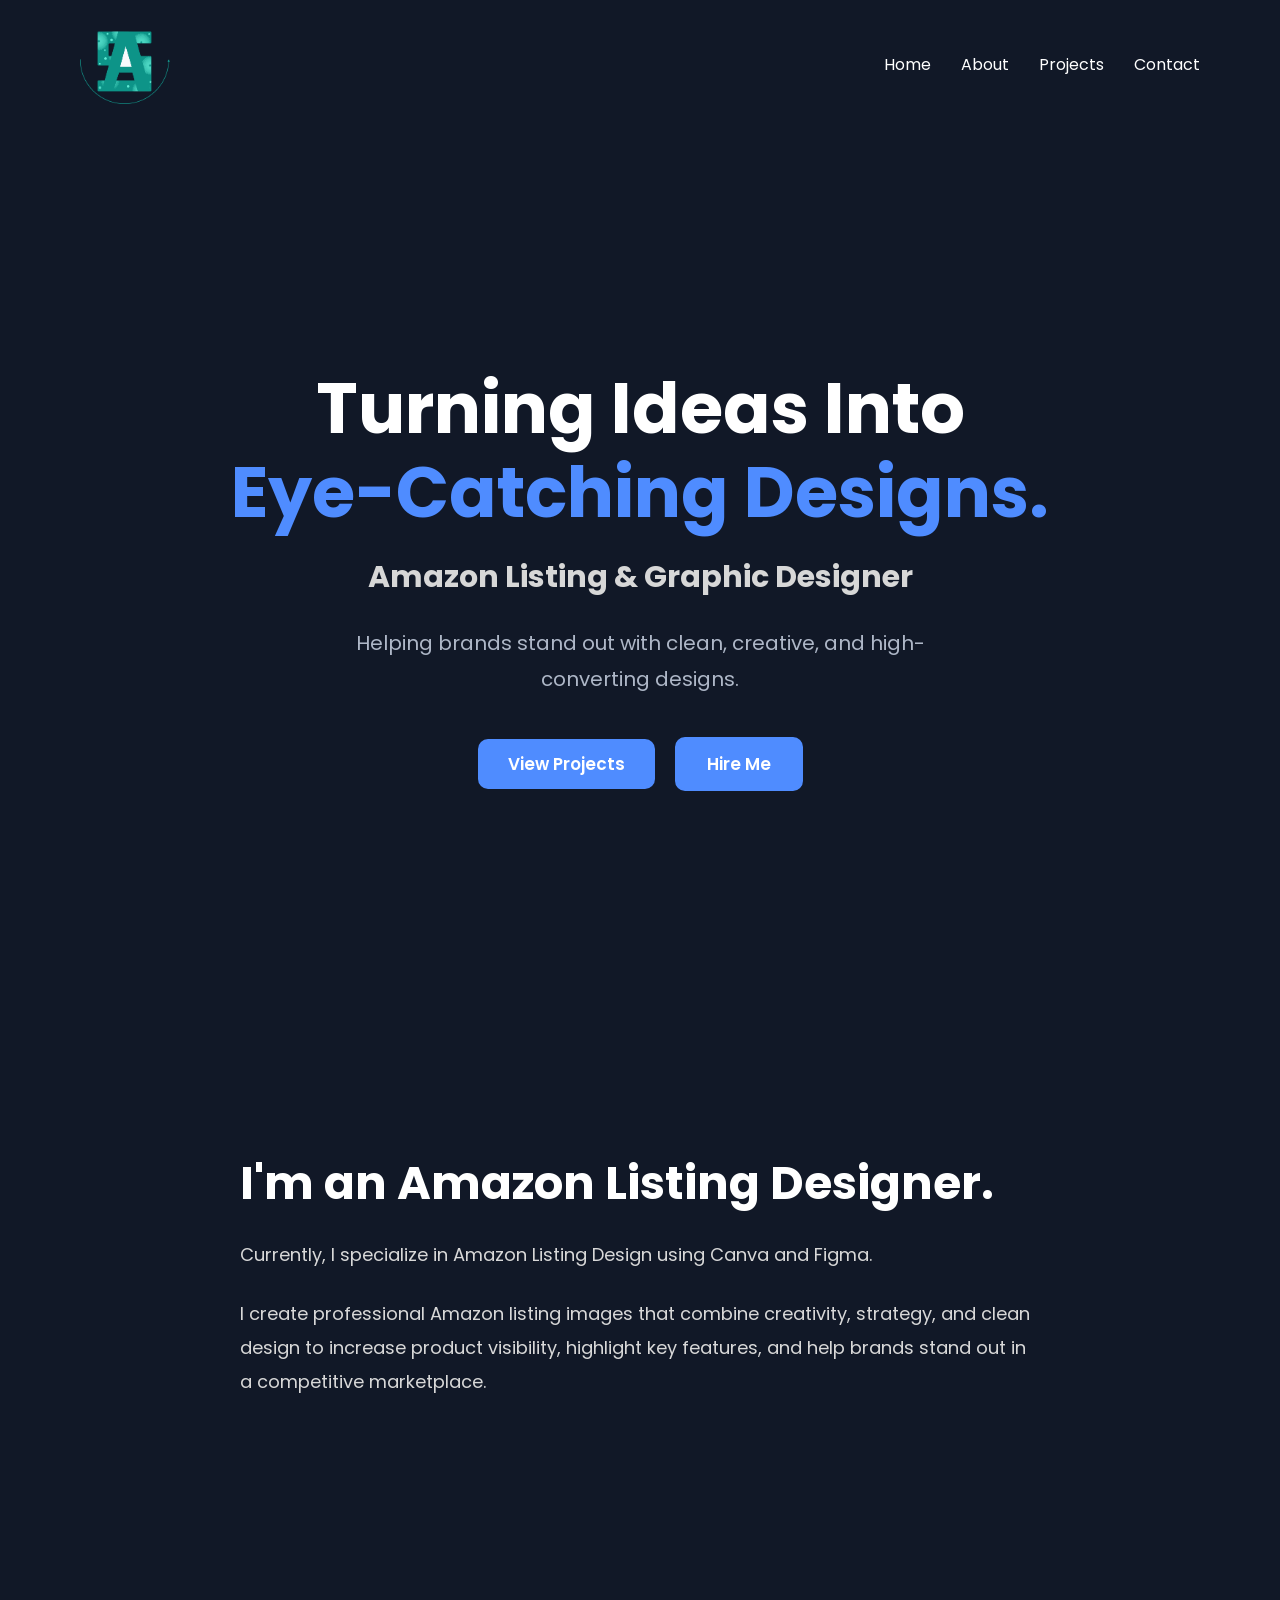
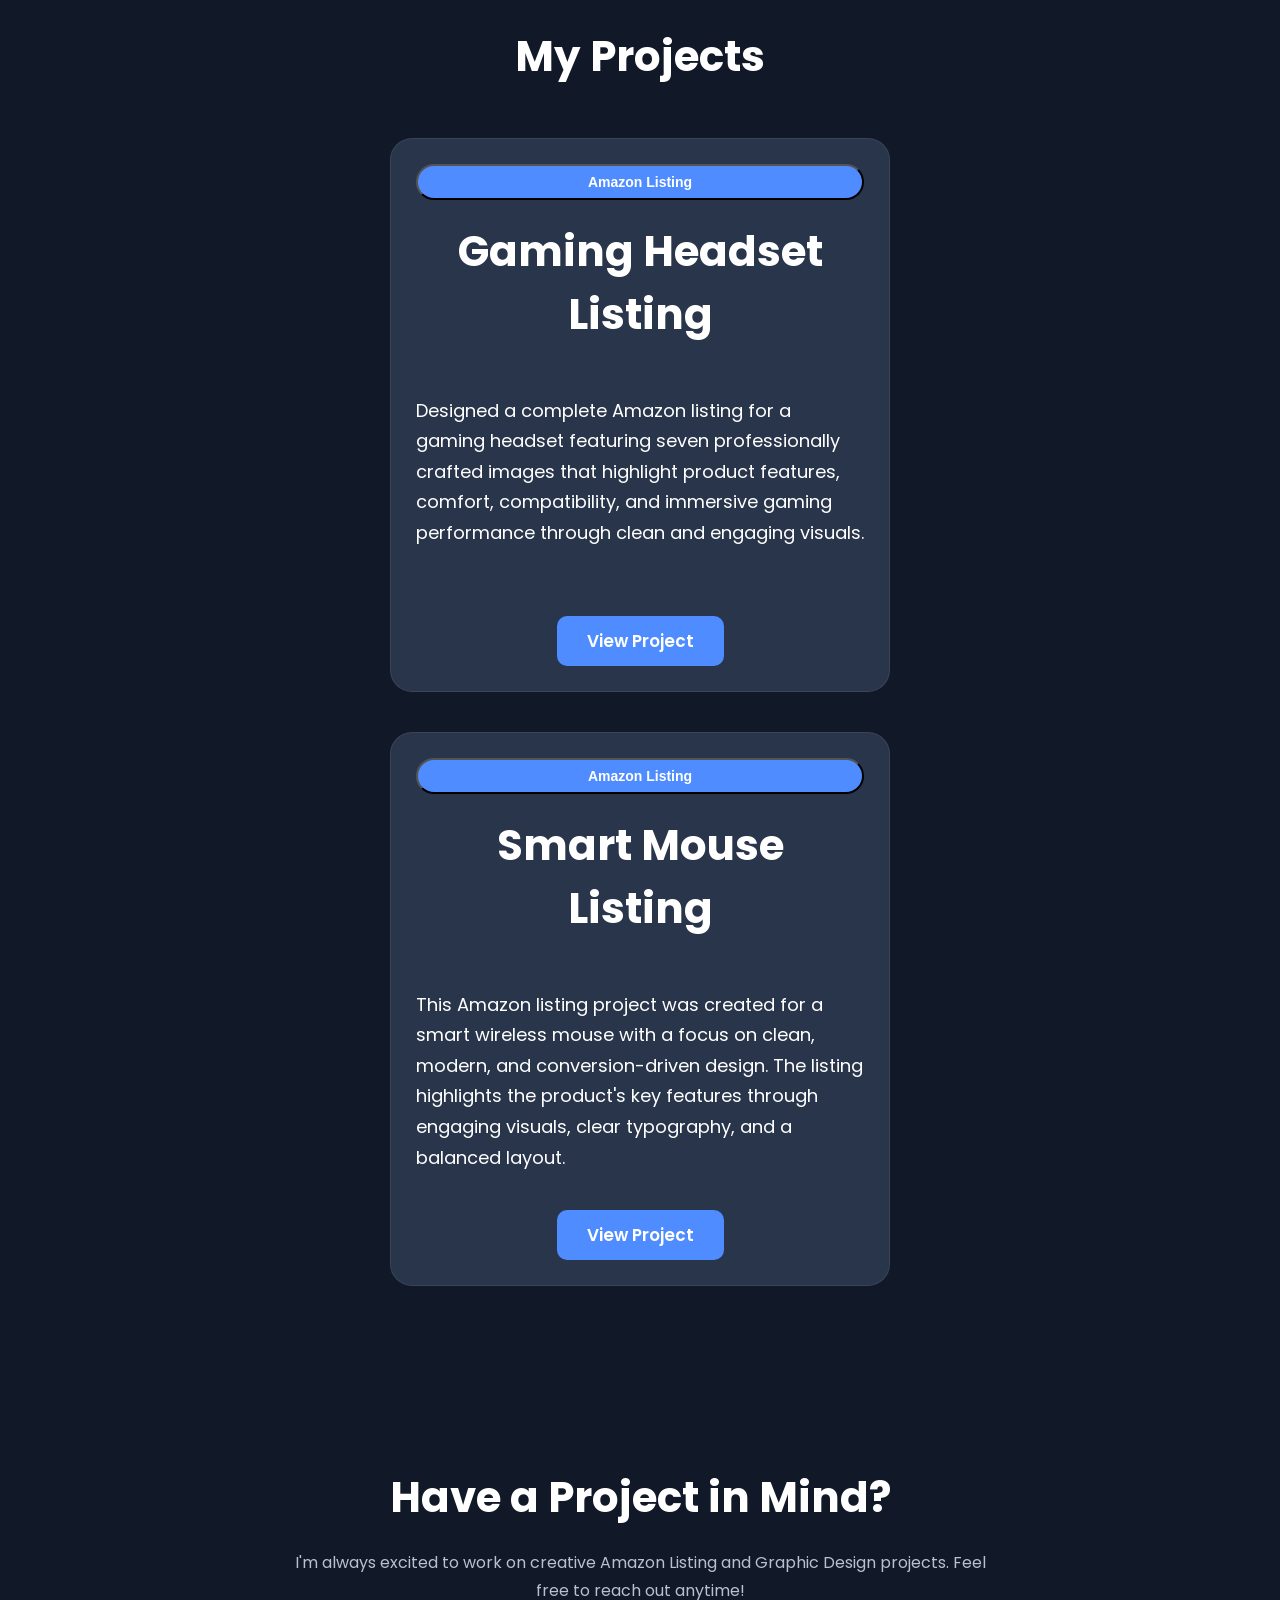
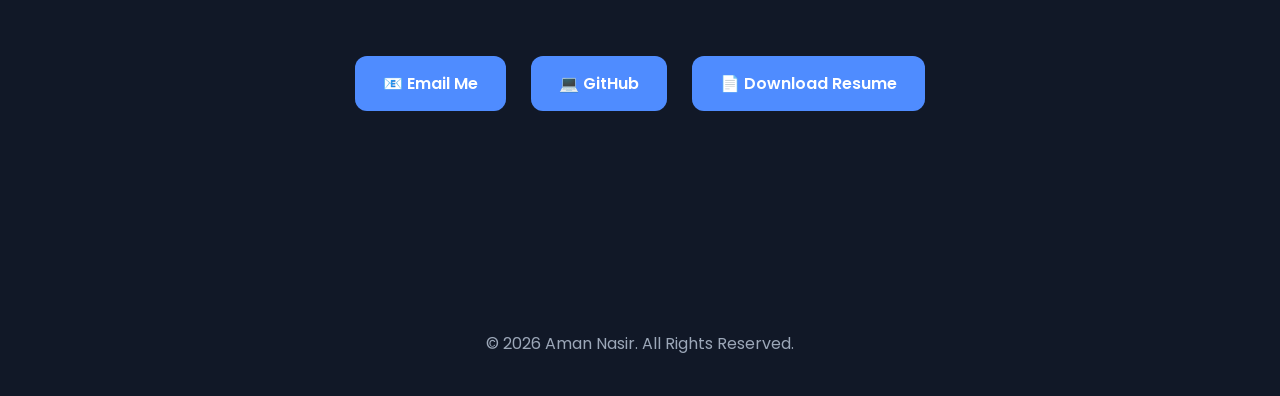
<file: index.html>
<!DOCTYPE html>
<html lang="en">

<head>
    <meta charset="UTF-8">
    <meta name="viewport" content="width=device-width, initial-scale=1.0">
    <title>Aman's Portfolio</title>
<link rel="preconnect" href="https://fonts.googleapis.com">
<link rel="preconnect" href="https://fonts.gstatic.com" crossorigin>
<link href="https://fonts.googleapis.com/css2?family=Poppins:wght@300;400;500;600;700&display=swap" rel="stylesheet">
    <link rel="stylesheet" href="style.css">
</head>

<body>

     <header>

    <nav>
       <img src="my logo.png" alt="Aman Pixelworks Logo" class="logo">

        <ul>
            <li><a href="#home">Home</a></li>
            <li><a href="#about">About</a></li>
            <li><a href="#projects">Projects</a></li> 
            <li><a href="#contact">Contact</a></li>
        </ul>
    </nav>

</header>

<main>
<!-- Hero Section -->
    <section class="hero" id="home">

    <div class="hero-content">

        <h1>
            Turning Ideas Into
            <br>
            <span>Eye-Catching Designs.</span>
        </h1>

        <h2>Amazon Listing & Graphic Designer</h2>

        <p>
            Helping brands stand out with clean,
            creative, and high-converting designs.
        </p>

        <div class="hero-buttons">
            <a href="#projects" class="btn">View Projects</a>
            <a href="#contact" class="btn btn-outline">Hire Me</a>
        </div>

    </div>

</section>
</main>
<!-- About Section -->
<section class="about" id="about">

    <div class="about-text">

        <h2>I'm an Amazon Listing Designer.</h2>

        <p>
            Currently, I specialize in Amazon Listing Design using Canva and Figma.
        </p>

        <p>
            I create professional Amazon listing images that combine creativity,
            strategy, and clean design to increase product visibility, highlight
            key features, and help brands stand out in a competitive marketplace.
        </p>

    </div>

</section>
<section class="projects" id="projects">

    <h2>My Projects</h2>

    <div class="project-container">

        <div class="card">

           <button class="tag">Amazon Listing</button>
<h2>Gaming Headset Listing</h2>


            <p class="project-description">
Designed a complete Amazon listing for a gaming headset featuring seven professionally crafted images that highlight product features, comfort, compatibility, and immersive gaming performance through clean and engaging visuals.</p>
            <a href="headset.html" class="btn">
    View Project
</a>

        </div>

        <div class="card">
<button class="tag">Amazon Listing</button>
            <h2>Smart Mouse<br> Listing</h2>

            <p class="project-description">
This Amazon listing project was created for a smart wireless mouse with a focus on clean, modern, and conversion-driven design. The listing highlights the product's key features through engaging visuals, clear typography, and a balanced layout.
            </p>

           <a href="mouse.html" class="btn">
    View Project
</a>

        </div>

    </div>

</section>
<section class="contact" id="contact">

    <h2>Have a Project in Mind?</h2>

    <p>
        I'm always excited to work on creative Amazon Listing and Graphic Design projects.
        Feel free to reach out anytime!
    </p>

    <div class="contact-links">

        <a href="mailto:amannasir019@gmail.com">
            📧 Email Me
        </a>

        <a href="https://github.com/amanpixelworks" target="_blank">
            💻 GitHub
        </a>

        <a href="resume.pdf" target="_blank">
            📄 Download Resume
        </a>

    </div>

</section>
<footer class="footer">
    <p>© 2026 Aman Nasir. All Rights Reserved.</p>
</footer>
</body>

</html>
</file>
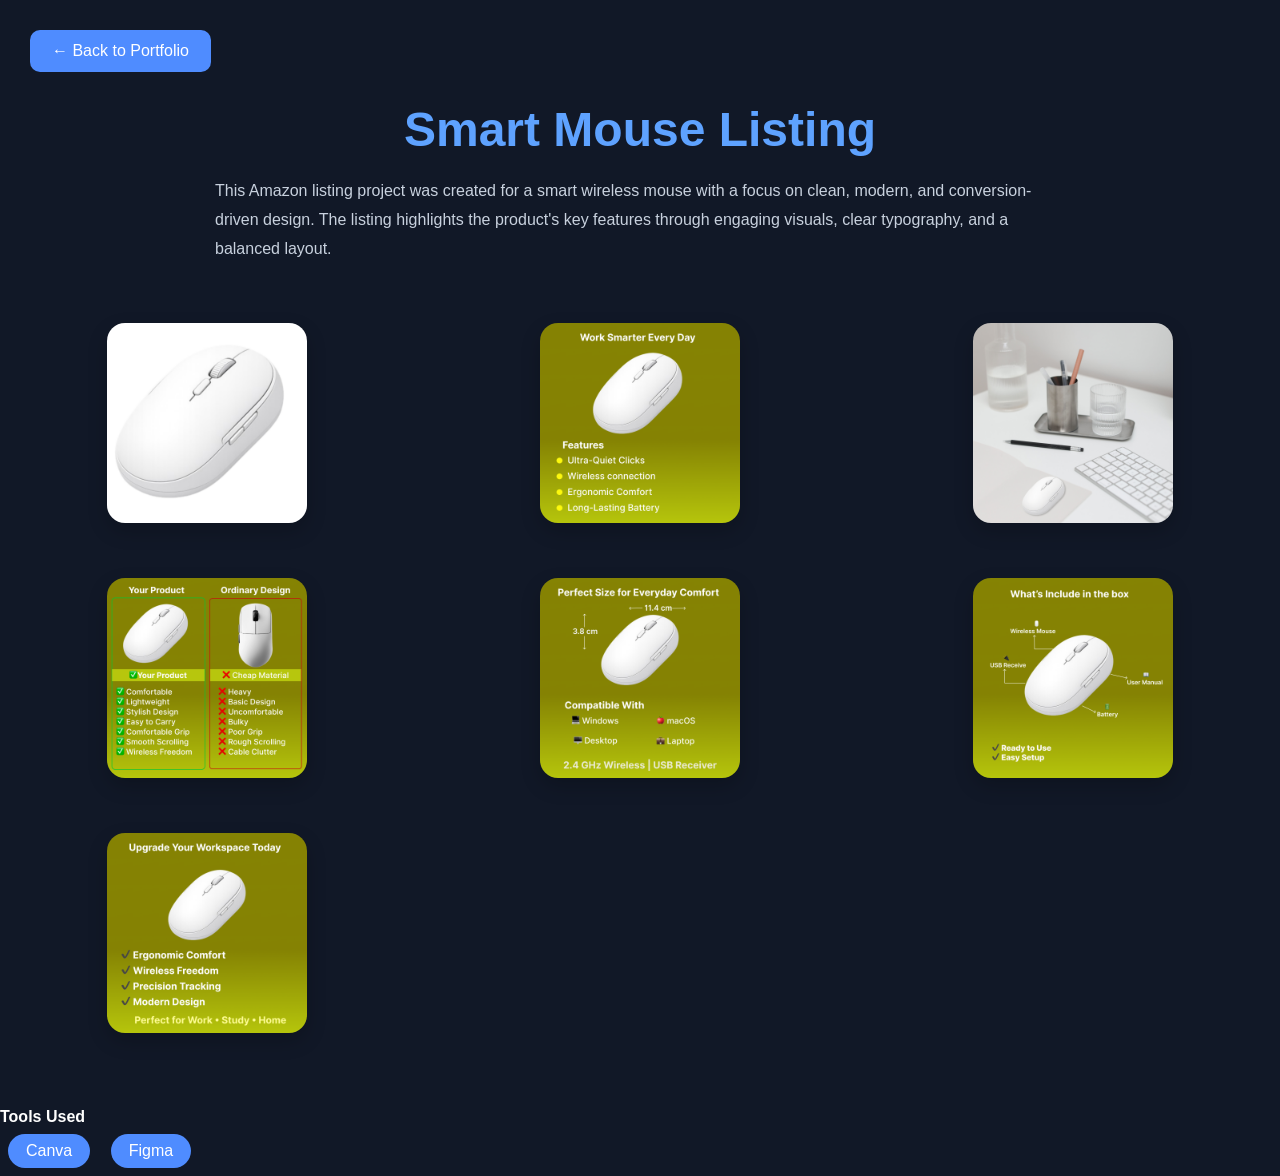
<file: mouse.html>
<!DOCTYPE html>
<html lang="en">

<head>

<meta charset="UTF-8">
<meta name="viewport" content="width=device-width, initial-scale=1.0">

<title>Gaming Headset Project</title>

<link rel="stylesheet" href="style.css">

</head>

<body>
<header>

<a href="index.html" class="back-btn">
← Back to Portfolio
</a>

</header>
<section class="project-page">

<h1 class="project-title">Smart Mouse Listing</h1>

<p class="project-text">

This Amazon listing project was created for a smart wireless mouse with a focus on clean, modern, and conversion-driven design. The listing highlights the product's key features through engaging visuals, clear typography, and a balanced layout.
</p>
<div class="project-gallery">

<img src="images/head 1.png" alt="mouse Image 1">

<img src="images/features 2.png" alt="mouse Image 2">

<img src="images/lifestyle3.png" alt="mouse Image 3">

<img src="images/differnce 4.png" alt="mouse Image 4">

<img src="images/size 5.png" alt="mouse Image 5">

<img src="images/include 6.png" alt="mouse Image 6">

<img src="images/upgrade 7.png" alt="mouse Image 7">
</div>
<div class="tools-box">

<h4>Tools Used</h4>

<span>Canva</span>

<span>Figma</span>

</div>
</section>

</body>

</html>
</file>
<file: style.css>
html{
    scroll-behavior:smooth;
}
html{
    scroll-behavior: smooth;
}
html{
    scroll-behavior:smooth;
}
html{
    scroll-behavior:smooth;
}
/* Reset */

*{
    margin:0;
    padding:0;
    box-sizing:border-box;
}

body{
    font-family:'Poppins', sans-serif;
    background:#111827;
    color:white;
}

/* Navbar */

nav{
    display:flex;
    justify-content:space-between;
    align-items:center;
    padding:25px 80px;
}

nav h2{
    color:#5EA2FF;
}

nav ul{
    display:flex;
    list-style:none;
    gap:30px;
    
}
nav ul li a:hover{
    color:#f3f5f8;
}
nav a{
    position:relative;
    text-decoration:none;
    color:#ffffff;
    transition:0.3s ease;
}

nav a::after{
    content:"";
    position:absolute;
    left:0;
    bottom:-5px;
    width:0;
    height:2px;
    background:#5EA2FF;
    transition:0.3s;
}

nav a:hover::after{
    width:100%;
    color:#5EA2FF;
}
.logo {
    width: 90px;
    height: auto;
}

/* Hero */

.hero{
    display:flex;
    justify-content:space-between;
    align-items:center;
    gap:80px;
    padding:100px 0;
}

.hero-text h1{
    font-size:56px;
    font-weight:700;
    line-height:1.2;
    color:#ffffff;
}

.hero-text h4{
    font-size:20px;
    color:#A9B4C7;
    line-height:1.7;
}
.hero p{
    font-size:18px;
    line-height:1.8;
    color:#E7E7E7;
    margin-bottom:35px;
}

.hero-buttons{
    display:flex;
    justify-content:center;
    gap:20px;
    flex-wrap:wrap;
}

.btn{
    background:#4F8CFF;
    color:white;
    padding:15px 35px;
    border-radius:12px;
    text-decoration:none;
    font-weight:600;
    transition:.3s;
}

.btn:hover{
    transform:translateY(-5px);
    box-shadow:0 10px 25px rgba(79,140,255,.35);
}

.btn-outline{
    background:transparent;
    border:2px solid #4F8CFF;
}

.btn-outline:hover{
    background:#4F8CFF;
}
.hero{
    min-height:100vh;

    display:flex;
    justify-content:center;
    align-items:center;

    text-align:center;

    padding:0 20px;
}
.hero-text{
    max-width:700px;
}
.hero h1{
    font-size:60px;
    margin-bottom:15px;
}

.hero h2{
    font-size:30px;
    color:#4F8CFF;
    margin-bottom:20px;
}

.hero p{
    font-size:18px;
    line-height:1.7;
    margin-bottom:35px;
}


@keyframes float{

0%{
transform:translateY(0);
}

50%{
transform:translateY(-12px);
}

100%{
transform:translateY(0);
}

}

.hero-image img:hover{
    transform:scale(1.05);
}
.about{
    display:flex;
    justify-content:center;
    align-items:center;
    gap:80px;
    padding:100px 40px;
}

.about-image img{
    width:300px;
    border-radius:20px;
    box-shadow:0 15px 30px rgba(0,0,0,0.3);
}

.about-text{
    max-width:500px;
}

.about-text h1{
    font-size:42px;
    color:#f7f7f8;
    margin-bottom:20px;
}

.about-text h2 {
    color: #7127BA;
}

.about-text p{
    line-height:1.8;
    color:white;
}



@keyframes slideLeft{

    from{
        opacity:0;
        transform:translateX(-80px);
    }

    to{
        opacity:1;
        transform:translateX(0);
    }


}
@keyframes slideRight{

    from{
        opacity:0;
        transform:translateX(80px);
    }

    to{
        opacity:1;
        transform:translateX(0);
    }

}
.projects{
    padding:80px 10%;
}

.projects h2{
    text-align:center;
    font-size:42px;
    margin-bottom:50px;
}
.project-description{
    font-size:18px;
    line-height:1.6;
    height:190px;
    margin-bottom:30px;
}
.project-container{
    display:flex;
    justify-content:center;
    gap:40px;
    flex-wrap:wrap;
    align-items:flex-start;
}
.project-image{
    width:100%;
    border-radius:15px;
    transition:0.4s;
}
.card:hover .project-image{
    transform:scale(1.04);
}
.card{
     width:500px;
    min-height:550px;
    padding:25px;
    border-radius:22px;

    background:#29354a;
    border:1px solid rgba(255,255,255,0.08);

    display:flex;
    flex-direction:column;
    justify-content:space-between;

    transition:0.4s ease;
    overflow:hidden;
}
.card:hover{
    transform: translateY(-10px);
    box-shadow: 0 15px 35px rgba(0,0,0,0.3);
}
.tag{
   display:block; 
    background:#4F8CFF;
    color:white;

    padding:8px 16px;

    font-size:14px;
    font-weight:600;

    border-radius:20px;

    margin-bottom:20px;
}
.hero-image{
    width:220px;
    margin:25px auto 0;

    display:flex;
    flex-direction:column;

    justify-content:center;
    align-items:center;

    background:transparent;
}
.hero-image img{
    max-width: 150px;
    max-height: 170px;
}

.card:hover{
    transform:translateY(-10px);
}

.card h3{
    color:#60A5FA;
    margin-bottom:15px;
}

.card p{
    line-height:1.7;
    
}
.project-gallery{
    display:grid;
    grid-template-columns:repeat(3,1fr);
    gap: 20px;
    justify-items:center;
    margin-top:20px;
}

.project-gallery img{
    width:50%;
    max-width:200px;
    border-radius:5px;
    box-shadow:0 8px 20px rgba(0,0,0,.2);
    transition:.3s;
    cursor:pointer;
}

.project-gallery img:hover{
    transform:scale(1.05);
}
.contact-section{
    padding: 120px 10%;
}
.contact{
    padding:100px 10%;
    text-align:center;
}


.contact h2{
    font-size:42px;
    margin-bottom:20px;
}

.contact p{
    color:#b8c1d1;
    max-width:700px;
    margin:0 auto 50px;
    line-height:1.8;
}
.contact-container{
    display:flex;
    justify-content:center;
    gap:30px;
    flex-wrap:wrap;
}
.contact-card{
    background:#29354a;
    padding:30px;
    width:280px;
    border-radius:20px;
    transition:.3s;
}
.contact-card:hover{
    transform:translateY(-10px);
}

.contact-card h3{
    margin-bottom:15px;
}
.contact-links{
    display:flex;
    justify-content:center;
    gap:25px;
    flex-wrap:wrap;
}

.contact-links a{
    text-decoration:none;
    color:white;
    background:#4f8cff;
    padding:15px 28px;
    border-radius:12px;
    font-weight:600;
    transition:.3s;
}

.contact-links a:hover{
    transform:translateY(-5px);
    box-shadow:0 10px 25px rgba(79,140,255,.35);
}
.about{
    padding:120px 80px;
}

.about-text{
    max-width:800px;
}

.about h2{
    font-size:46px;
    color:white;
    margin-bottom:20px;
}

.about p{
    color:#D8D8D8;
    font-size:18px;
    line-height:1.9;
    margin-bottom:25px;
}
.tools-box{
    margin-top:40px;
}

.tools-box span{
    display:inline-block;

    background:#4F8CFF;

    color:white;

    padding:8px 18px;

    border-radius:20px;

    margin:8px;
}
.back-btn{
    display:inline-block;
    margin:30px;

    text-decoration:none;
    color:white;

    background:#4F8CFF;

    padding:12px 22px;

    border-radius:10px;

    transition:.3s;
}

.back-btn:hover{
    transform:translateY(-3px);
}
.gallery-title{
    text-align:center;
    font-size:34px;
    color:white;
    margin-bottom:40px;
}
.btn:hover{
    transform: scale(1.05);
}
.project-gallery img{
    width:100%;
    border-radius:18px;
    margin-bottom:35px;
    transition:.3s;
}
.project-gallery img:hover{
    transform:scale(1.02);
}
.btn{
    display:inline-block;
    background:#4F8CFF;
    color:white;
    text-decoration:none;

    padding:12px 30px;

    border-radius:10px;
align-self:center;
    font-size:17px;
    font-weight:600;

    transition:.3s;
}
.project-title{
    color:#5EA2FF;
    font-size:48px;
    text-align:center;
    margin-bottom:20px;
}

.project-text{
    max-width:850px;
    margin:0 auto 60px;

    line-height:1.8;

    color:#c8d1de;
}
button:hover{
    transform:translateY(-3px);
    box-shadow:0 10px 25px rgba(94,162,255,0.35);
}
.hero-text span{
    color:#5EA2FF;
}
footer{

    text-align:center;

    padding:40px;

    color:#9ca7b8;

    margin-top:80px;

}
.hero-content{
    text-align:center;
    max-width:850px;
    margin:auto;
}
.hero h1{
    font-size:70px;
    font-weight:700;
    line-height:1.2;
    margin-bottom:20px;
}

.hero h1 span{
    color:#4F8CFF;
}
.hero h2{
    font-size:30px;
    color:#d7d7d7;
    margin-bottom:25px;
}
.hero p{
    font-size:20px;
    color:#aeb7c7;
    line-height:1.8;
    max-width:650px;
    margin:0 auto 40px;
}
/* =========================
   MOBILE RESPONSIVE
========================= */

@media (max-width: 768px){

    /* Navbar */
    nav{
        padding:20px;
        flex-direction:column;
        gap:20px;
    }

    nav ul{
        gap:15px;
        flex-wrap:wrap;
        justify-content:center;
    }

    /* Hero */
    .hero{
        padding:60px 20px;
        min-height:auto;
    }

    .hero h1{
        font-size:42px;
    }

    .hero h2{
        font-size:24px;
    }

    .hero p{
        font-size:16px;
    }

    .hero-buttons{
        gap:15px;
    }

    .btn{
        padding:12px 22px;
    }

    /* About */
    .about{
        flex-direction:column;
        padding:70px 20px;
        gap:40px;
        text-align:center;
    }

    .about-image img{
        width:250px;
        max-width:100%;
    }

    .about-text{
        max-width:100%;
    }

    .about h2{
        font-size:36px;
    }

    .about p{
        font-size:16px;
    }

    /* Projects */
    .projects{
        padding:60px 20px;
    }

    .projects h2{
        font-size:36px;
    }

    .project-container{
        flex-direction:column;
        align-items:center;
    }

    .card{
        width:100%;
        max-width:500px;
        min-height:auto;
        padding:20px;
    }

    .project-description{
        height:auto;
        min-height:0;
        margin-bottom:25px;
    }

    .project-gallery{
        grid-template-columns:repeat(2,1fr);
        gap:12px;
    }

    .project-gallery img{
        width:100%;
        margin-bottom:15px;
    }

    /* Contact */
    .contact{
        padding:70px 20px;
    }

    .contact-section{
        padding:70px 20px;
    }

    .contact h2{
        font-size:36px;
    }

    .contact-card{
        width:100%;
        max-width:350px;
    }

    /* Project Detail Pages */
    .project-title{
        font-size:38px;
        padding:0 20px;
    }

    .project-text{
        padding:0 20px;
        font-size:16px;
    }

    .gallery-title{
        font-size:28px;
        padding:0 20px;
    }

    .back-btn{
        margin:20px;
    }

    /* Footer */
    footer{
        padding:30px 20px;
        margin-top:50px;
    }
}
html{
    scroll-behavior:smooth;
}
html{
    scroll-behavior: smooth;
}
html{
    scroll-behavior:smooth;
}
html{
    scroll-behavior:smooth;
}
/* Reset */

*{
    margin:0;
    padding:0;
    box-sizing:border-box;
}

body{
    font-family:'Poppins', sans-serif;
    background:#111827;
    color:white;
}

/* Navbar */

nav{
    display:flex;
    justify-content:space-between;
    align-items:center;
    padding:25px 80px;
}

nav h2{
    color:#5EA2FF;
}

nav ul{
    display:flex;
    list-style:none;
    gap:30px;
    
}
nav ul li a:hover{
    color:#f3f5f8;
}
nav a{
    position:relative;
    text-decoration:none;
    color:#ffffff;
    transition:0.3s ease;
}

nav a::after{
    content:"";
    position:absolute;
    left:0;
    bottom:-5px;
    width:0;
    height:2px;
    background:#5EA2FF;
    transition:0.3s;
}

nav a:hover::after{
    width:100%;
    color:#5EA2FF;
}

/* Hero */

.hero{
    display:flex;
    justify-content:space-between;
    align-items:center;
    gap:80px;
    padding:100px 0;
}

.hero-text h1{
    font-size:56px;
    font-weight:700;
    line-height:1.2;
    color:#ffffff;
}

.hero-text h4{
    font-size:20px;
    color:#A9B4C7;
    line-height:1.7;
}
.hero p{
    font-size:18px;
    line-height:1.8;
    color:#E7E7E7;
    margin-bottom:35px;
}

.hero-buttons{
    display:flex;
    justify-content:center;
    gap:20px;
    flex-wrap:wrap;
}

.btn{
    background:#4F8CFF;
    color:white;
    padding:15px 35px;
    border-radius:12px;
    text-decoration:none;
    font-weight:600;
    transition:.3s;
}

.btn:hover{
    transform:translateY(-5px);
    box-shadow:0 10px 25px rgba(79,140,255,.35);
}

.btn-outline{
    background:transparent;
    border:2px solid #4F8CFF;
}

.btn-outline:hover{
    background:#4F8CFF;
}
.hero{
    min-height:100vh;

    display:flex;
    justify-content:center;
    align-items:center;

    text-align:center;

    padding:0 20px;
}
.hero-text{
    max-width:700px;
}
.hero h1{
    font-size:60px;
    margin-bottom:15px;
}

.hero h2{
    font-size:30px;
    color:#4F8CFF;
    margin-bottom:20px;
}

.hero p{
    font-size:18px;
    line-height:1.7;
    margin-bottom:35px;
}


@keyframes float{

0%{
transform:translateY(0);
}

50%{
transform:translateY(-12px);
}

100%{
transform:translateY(0);
}

}

.hero-image img:hover{
    transform:scale(1.05);
}
.about{
    display:flex;
    justify-content:center;
    align-items:center;
    gap:80px;
    padding:100px 40px;
}

.about-image img{
    width:300px;
    border-radius:20px;
    box-shadow:0 15px 30px rgba(0,0,0,0.3);
}

.about-text{
    max-width:500px;
}

.about-text h1{
    font-size:42px;
    color:#f7f7f8;
    margin-bottom:20px;
}

.about-text h2 {
    color: #7127BA;
}

.about-text p{
    line-height:1.8;
    color:white;
}



@keyframes slideLeft{

    from{
        opacity:0;
        transform:translateX(-80px);
    }

    to{
        opacity:1;
        transform:translateX(0);
    }


}
@keyframes slideRight{

    from{
        opacity:0;
        transform:translateX(80px);
    }

    to{
        opacity:1;
        transform:translateX(0);
    }

}
.projects{
    padding:80px 10%;
}

.projects h2{
    text-align:center;
    font-size:42px;
    margin-bottom:50px;
}
.project-description{
    font-size:18px;
    line-height:1.6;
    height:190px;
    margin-bottom:30px;
}
.project-container{
    display:flex;
    justify-content:center;
    gap:40px;
    flex-wrap:wrap;
    align-items:flex-start;
}
.project-image{
    width:100%;
    border-radius:15px;
    transition:0.4s;
}
.card:hover .project-image{
    transform:scale(1.04);
}
.card{
     width:500px;
    min-height:550px;
    padding:25px;
    border-radius:22px;

    background:#29354a;
    border:1px solid rgba(255,255,255,0.08);

    display:flex;
    flex-direction:column;
    justify-content:space-between;

    transition:0.4s ease;
    overflow:hidden;
}
.card:hover{
    transform: translateY(-10px);
    box-shadow: 0 15px 35px rgba(0,0,0,0.3);
}
.tag{
   display:block; 
    background:#4F8CFF;
    color:white;

    padding:8px 16px;

    font-size:14px;
    font-weight:600;

    border-radius:20px;

    margin-bottom:20px;
}
.hero-image{
    width:220px;
    margin:25px auto 0;

    display:flex;
    flex-direction:column;

    justify-content:center;
    align-items:center;

    background:transparent;
}
.hero-image img{
    max-width: 150px;
    max-height: 170px;
}

.card:hover{
    transform:translateY(-10px);
}

.card h3{
    color:#60A5FA;
    margin-bottom:15px;
}

.card p{
    line-height:1.7;
    
}
.project-gallery{
    display:grid;
    grid-template-columns:repeat(3,1fr);
    gap: 20px;
    justify-items:center;
    margin-top:20px;
}

.project-gallery img{
    width:50%;
    max-width:200px;
    border-radius:5px;
    box-shadow:0 8px 20px rgba(0,0,0,.2);
    transition:.3s;
    cursor:pointer;
}

.project-gallery img:hover{
    transform:scale(1.05);
}
.contact-section{
    padding: 120px 10%;
}
.contact{
    padding:100px 10%;
    text-align:center;
}


.contact h2{
    font-size:42px;
    margin-bottom:20px;
}

.contact p{
    color:#b8c1d1;
    max-width:700px;
    margin:0 auto 50px;
    line-height:1.8;
}
.contact-container{
    display:flex;
    justify-content:center;
    gap:30px;
    flex-wrap:wrap;
}
.contact-card{
    background:#29354a;
    padding:30px;
    width:280px;
    border-radius:20px;
    transition:.3s;
}
.contact-card:hover{
    transform:translateY(-10px);
}

.contact-card h3{
    margin-bottom:15px;
}
.contact-links{
    display:flex;
    justify-content:center;
    gap:25px;
    flex-wrap:wrap;
}

.contact-links a{
    text-decoration:none;
    color:white;
    background:#4f8cff;
    padding:15px 28px;
    border-radius:12px;
    font-weight:600;
    transition:.3s;
}

.contact-links a:hover{
    transform:translateY(-5px);
    box-shadow:0 10px 25px rgba(79,140,255,.35);
}
.about{
    padding:120px 80px;
}

.about-text{
    max-width:800px;
}

.about h2{
    font-size:46px;
    color:white;
    margin-bottom:20px;
}

.about p{
    color:#D8D8D8;
    font-size:18px;
    line-height:1.9;
    margin-bottom:25px;
}
.tools-box{
    margin-top:40px;
}

.tools-box span{
    display:inline-block;

    background:#4F8CFF;

    color:white;

    padding:8px 18px;

    border-radius:20px;

    margin:8px;
}
.back-btn{
    display:inline-block;
    margin:30px;

    text-decoration:none;
    color:white;

    background:#4F8CFF;

    padding:12px 22px;

    border-radius:10px;

    transition:.3s;
}

.back-btn:hover{
    transform:translateY(-3px);
}
.gallery-title{
    text-align:center;
    font-size:34px;
    color:white;
    margin-bottom:40px;
}
.btn:hover{
    transform: scale(1.05);
}
.project-gallery img{
    width:100%;
    border-radius:18px;
    margin-bottom:35px;
    transition:.3s;
}
.project-gallery img:hover{
    transform:scale(1.02);
}
.btn{
    display:inline-block;
    background:#4F8CFF;
    color:white;
    text-decoration:none;

    padding:12px 30px;

    border-radius:10px;
align-self:center;
    font-size:17px;
    font-weight:600;

    transition:.3s;
}
.project-title{
    color:#5EA2FF;
    font-size:48px;
    text-align:center;
    margin-bottom:20px;
}

.project-text{
    max-width:850px;
    margin:0 auto 60px;

    line-height:1.8;

    color:#c8d1de;
}
button:hover{
    transform:translateY(-3px);
    box-shadow:0 10px 25px rgba(94,162,255,0.35);
}
.hero-text span{
    color:#5EA2FF;
}
footer{

    text-align:center;

    padding:40px;

    color:#9ca7b8;

    margin-top:80px;

}
.hero-content{
    text-align:center;
    max-width:850px;
    margin:auto;
}
.hero h1{
    font-size:70px;
    font-weight:700;
    line-height:1.2;
    margin-bottom:20px;
}

.hero h1 span{
    color:#4F8CFF;
}
.hero h2{
    font-size:30px;
    color:#d7d7d7;
    margin-bottom:25px;
}
.hero p{
    font-size:20px;
    color:#aeb7c7;
    line-height:1.8;
    max-width:650px;
    margin:0 auto 40px;
}
/* =========================
   MOBILE RESPONSIVE
========================= */

@media (max-width: 768px){

    /* Navbar */
   nav{
    padding:15px 20px;
    flex-direction:row;
    justify-content:space-between;
    align-items:center;
    gap:10px;
}

nav ul{
    gap:10px;
    flex-wrap:nowrap;
    justify-content:flex-end;
}
.logo {
    width: 90px;
    height: auto;
}
    /* Hero */
    .hero{
        padding:60px 20px;
        min-height:auto;
    }

    .hero h1{
        font-size:42px;
    }

    .hero h2{
        font-size:24px;
    }

    .hero p{
        font-size:16px;
    }

    .hero-buttons{
        gap:15px;
    }

    .btn{
        padding:12px 22px;
    }

    /* About */
    .about{
        flex-direction:column;
        padding:70px 20px;
        gap:40px;
        text-align:center;
    }

    .about-image img{
        width:250px;
        max-width:100%;
    }

    .about-text{
        max-width:100%;
    }

    .about h2{
        font-size:36px;
    }

    .about p{
        font-size:16px;
    }

    /* Projects */
    .projects{
        padding:60px 20px;
    }

    .projects h2{
        font-size:36px;
    }

    .project-container{
        flex-direction:column;
        align-items:center;
    }

    .card{
        width:100%;
        max-width:500px;
        min-height:auto;
        padding:20px;
    }

    .project-description{
        height:auto;
        min-height:0;
        margin-bottom:25px;
    }

    .project-gallery{
        grid-template-columns:repeat(2,1fr);
        gap:12px;
    }

    .project-gallery img{
        width:100%;
        margin-bottom:15px;
    }

    /* Contact */
    .contact{
        padding:70px 20px;
    }

    .contact-section{
        padding:70px 20px;
    }

    .contact h2{
        font-size:36px;
    }

    .contact-card{
        width:100%;
        max-width:350px;
    }

    /* Project Detail Pages */
    .project-title{
        font-size:38px;
        padding:0 20px;
    }

    .project-text{
        padding:0 20px;
        font-size:16px;
    }

    .gallery-title{
        font-size:28px;
        padding:0 20px;
    }

    .back-btn{
        margin:20px;
    }

    /* Footer */
    footer{
        padding:30px 20px;
        margin-top:50px;
    }
}
</file>
